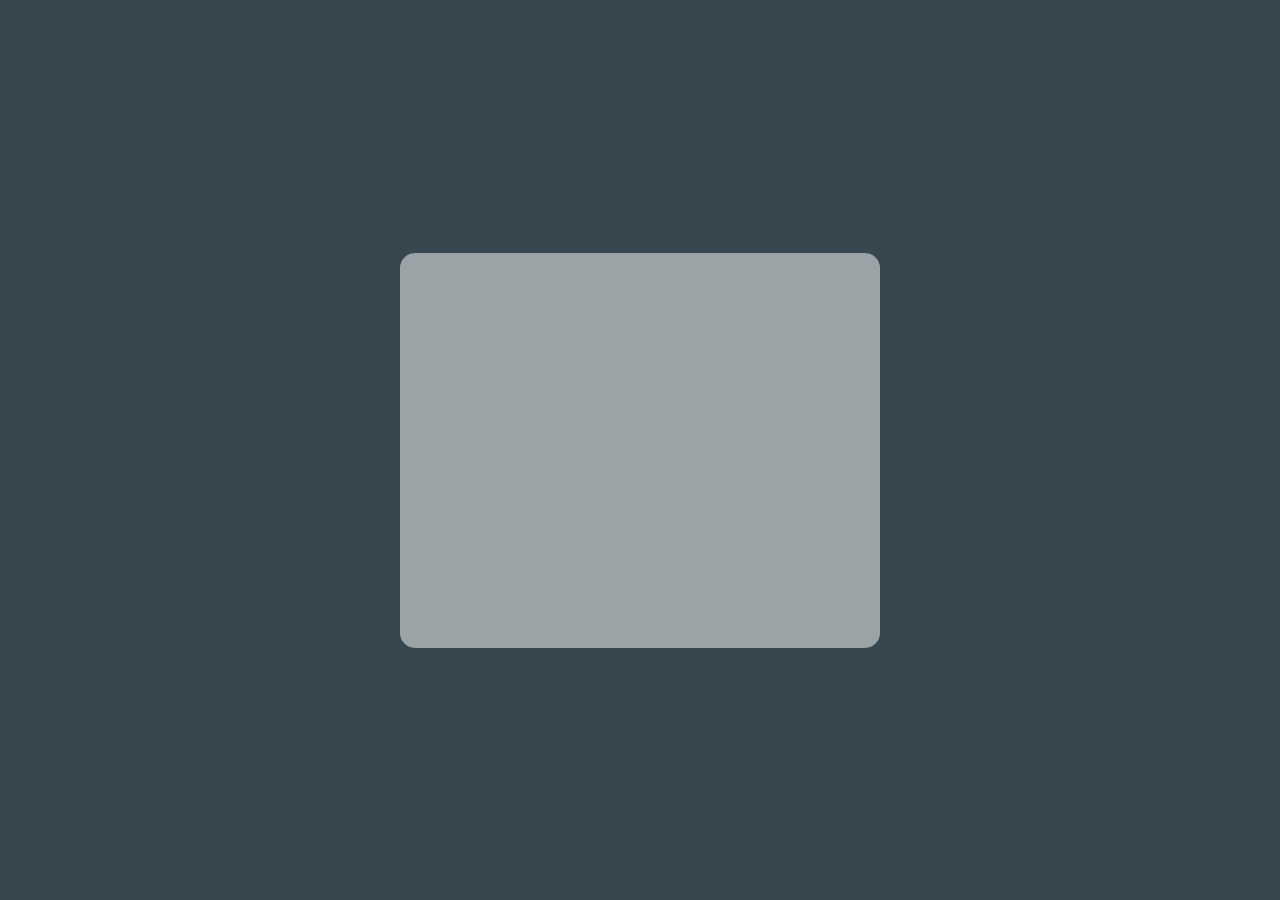
<file: crypto-widget/crypto.html>
<!DOCTYPE html>
<html lang="en">
<head>
    <meta charset="UTF-8">
    <meta name="viewport" content="width=device-width, initial-scale=1.0">
    <link rel="stylesheet" href="crypto.css">
    <title>Crypto price</title>
</head>

<body>
    <div class="card">
        <div class="container"></div>
    </div>
    <script src="crypto.js"></script>    
</body>

</html>
</file>
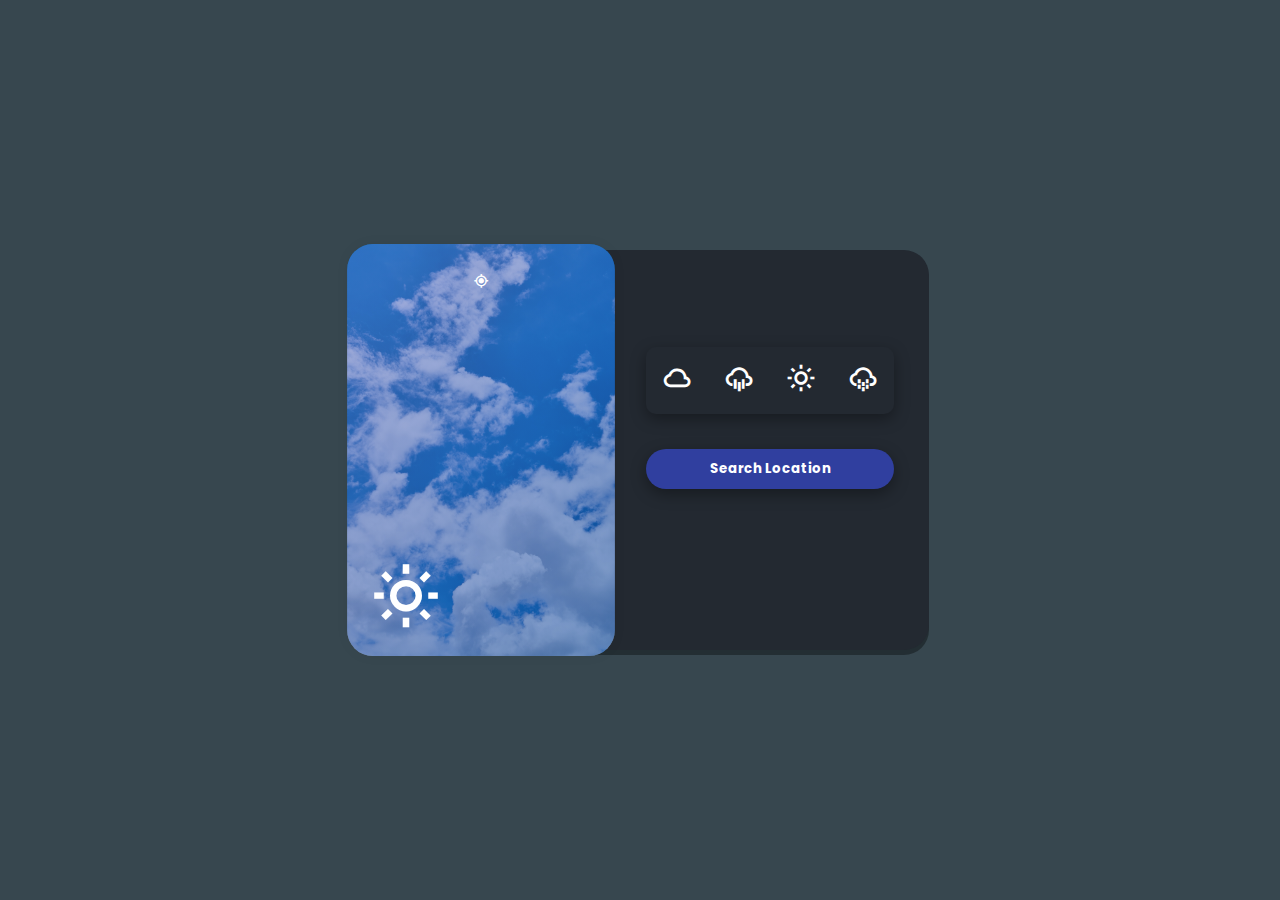
<file: weather-widget/weather.html>
<!DOCTYPE html>
<html lang="en">

<head>
    <meta charset="UTF-8">
    <meta name="viewport" content="width=device-width, initial-scale=1.0">
    <link href='https://unpkg.com/boxicons@2.1.4/css/boxicons.min.css' rel='stylesheet'>
    <link rel="stylesheet" href="weather.css">
    <title>Weather App</title>
</head>

<body>

    <div class="container">
        <div class="left-info">
            <div class="pic-gradient"></div>
            <div class="today-info">
                <h2></h2>
                <span></span>
                <div>
                    <i class='bx bx-current-location'></i>
                    <span></span>
                </div>
            </div>
            <div class="today-weather">
                <i class='bx bx-sun'></i>
                <h1 class="weather-temp">

                </h1>
                <h3></h3>
            </div>
        </div>

        <div class="right-info">
            <div class="day-info">
                <div>
                    <span class="title"></span>
                    <span class="value"></span>
                </div>
                <div>
                    <span class="title"></span>
                    <span class="value"></span>
                </div>
                <div>
                    <span class="title"></span>
                    <span class="value"></span>
                </div>
            </div>

            <ul class="days-list">
                <li>
                    <i class='bx bx-cloud'></i>
                    <span></span>
                    <span class="temp-day"></span>
                </li>
                <li>
                    <i class='bx bx-cloud-rain'></i>
                    <span></span>
                    <span class="temp-day"></span>
                </li>
                <li>
                    <i class='bx bx-sun'></i>
                    <span></span>
                    <span class="temp-day"></span>
                </li>
                <li>
                    <i class='bx bx-cloud-drizzle'></i>
                    <span></span>
                    <span class="temp-day"></span>
                </li>
            </ul>

            <div class="btn-container">
                <button class="loc-button">Search Location</button>
            </div>

        </div>

    </div>

    <script src="weather.js"></script>

</body>

</html>
</file>
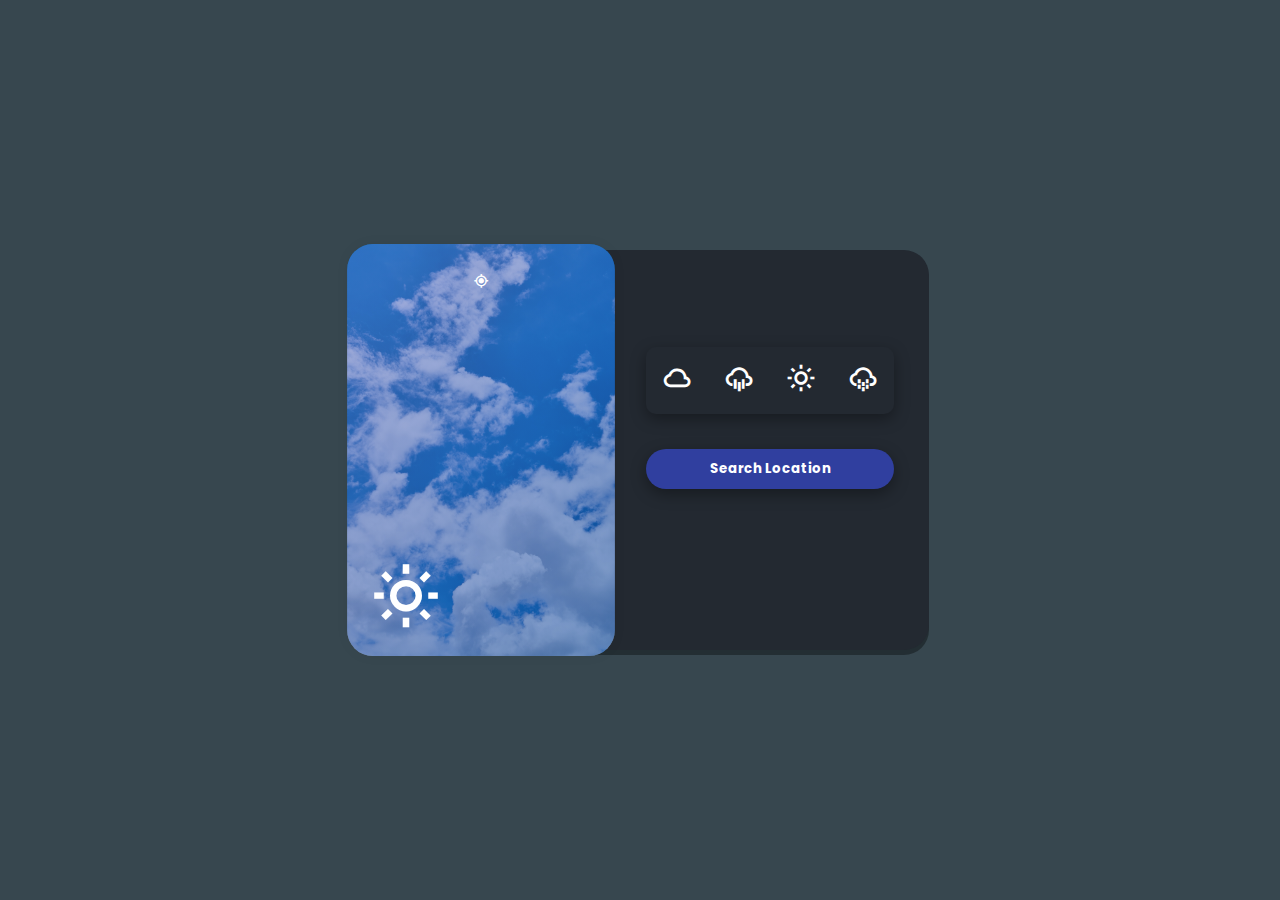
<file: weather-widget/weather-widget/weather.html>
<!DOCTYPE html>
<html lang="en">

<head>
    <meta charset="UTF-8">
    <meta name="viewport" content="width=device-width, initial-scale=1.0">
    <link href='https://unpkg.com/boxicons@2.1.4/css/boxicons.min.css' rel='stylesheet'>
    <link rel="stylesheet" href="weather.css">
    <title>Weather App</title>
</head>

<body>

    <div class="container">
        <div class="left-info">
            <div class="pic-gradient"></div>
            <div class="today-info">
                <h2></h2>
                <span></span>
                <div>
                    <i class='bx bx-current-location'></i>
                    <span></span>
                </div>
            </div>
            <div class="today-weather">
                <i class='bx bx-sun'></i>
                <h1 class="weather-temp">

                </h1>
                <h3></h3>
            </div>
        </div>

        <div class="right-info">
            <div class="day-info">
                <div>
                    <span class="title"></span>
                    <span class="value"></span>
                </div>
                <div>
                    <span class="title"></span>
                    <span class="value"></span>
                </div>
                <div>
                    <span class="title"></span>
                    <span class="value"></span>
                </div>
            </div>

            <ul class="days-list">
                <li>
                    <i class='bx bx-cloud'></i>
                    <span></span>
                    <span class="temp-day"></span>
                </li>
                <li>
                    <i class='bx bx-cloud-rain'></i>
                    <span></span>
                    <span class="temp-day"></span>
                </li>
                <li>
                    <i class='bx bx-sun'></i>
                    <span></span>
                    <span class="temp-day"></span>
                </li>
                <li>
                    <i class='bx bx-cloud-drizzle'></i>
                    <span></span>
                    <span class="temp-day"></span>
                </li>
            </ul>

            <div class="btn-container">
                <button class="loc-button">Search Location</button>
            </div>

        </div>

    </div>

    <script src="weather.js"></script>

</body>

</html>
</file>
<file: crypto-widget/crypto.css>
@import url('https://fonts.googleapis.com/css2?family=Mukta:wght@300;400;500;600;700&family=Poppins:wght@300;400;500;600;700;800&display=swap');

*{
    margin: 0;
    padding: 0;
    box-sizing: border-box;
}

body{
    height: 100vh;
    display: flex;
    align-items: center;
    justify-content: center;
    background-color: #37474f;
}

.card{
    background-color: #9BA3A7;
    width:fit-content;
    height: 395px;
    width: 480px;
    padding-left: 0.6rem;
    border-radius: 15px;
}

.coin{
    display: flex;
    width: 460px;
    height: 80px;
    border-radius: 8px;
    margin: 15px 0;
    font-family: 'Mukta', sans-serif;
}

.coin .coin-logo{
    width: 80px;
    height: 100%;
    display: grid;
    place-items: center;
}

.coin .coin-logo img{
    width: 70%;
    height: 70%;
}

.coin .coin-name{
    height: 100%;
    display: flex;
    align-items: center;
    justify-content: flex-start;
}

.coin .coin-name h3{
    color: #fff;
    font-size: 26px;
    text-transform: uppercase;
}

.coin .coin-name span{
    color: #aaa;
    font-size: 14px;
    font-weight: 500;
    margin: 6px 0 0 2px;
}

.coin .coin-price{
    display: grid;
    align-items: center;
    margin-left: auto;
    padding: 8px 22px 0 0;
    text-align: right;
}

.coin .coin-price .price{
    font-size: 26px;
    font-weight: 700;
    margin-top: -6px;
}

.coin .coin-price .change{
    color: #aaa;
    font-size: 16px;
    font-weight: 600;
    margin-top: -30px;
}

.coin.rising{
    background: linear-gradient(360deg, #202022, #4eb64510);
}

.coin.rising .coin-price .price{
    color: #30ff20;
}

.coin.falling{
    background: linear-gradient(360deg, #202022, #aa444425);
}

.coin.falling .coin-price .price{
    color: #ff4040;
}
</file>
<file: weather-widget/weather.css>
@import url('https://fonts.googleapis.com/css2?family=Poppins:wght@300;400;500;600;700;800&display=swap');

* {
    margin: 0;
    padding: 0;
    box-sizing: border-box;
    font-family: 'Poppins', sans-serif;
}

body {
    background-color: #37474f;
    height: 100vh;
    display: flex;
    align-items: center;
    justify-content: center;
}

.container {
    height: 400px;
    background-color: #232931;
    color: #fff;
    border-radius: 25px;
    box-shadow: 0 5px rgba(0, 0, 0, 0.35);
}

.left-info {
    width: 260px;
    height: 100%;
    float: left;
    display: flex;
    border-radius: 25px;
    justify-content: center;
    background: url(weather-image.jpg);
    background-position: center;
    background-size: cover;
    transform: scale(1.03) perspective(200px);
    cursor: pointer;
    box-shadow: 0 0 20px -10px rgba(0, 0, 0, 0.2);
    transition: all 0.3s ease;
}

.left-info:hover {
    transform: scale(1.1) perspective(2500px) rotateY(5deg);
}

.pic-gradient {
    position: absolute;
    width: 100%;
    height: 100%;
    top: 0;
    left: 0;
    background: linear-gradient(135deg, #5c6bc0 10%, #0d47a1 100%);
    border-radius: 25px;
    opacity: 0.5;
}

.today-info {
    position: absolute;
    display: flex;
    flex-direction: column;
    margin-top: 25px;
}

.today-weather {
    position: absolute;
    display: flex;
    flex-direction: column;
    align-items: flex-start;
    bottom: 20px;
    left: 20px;
}

.today-weather .bx {
    font-size: 4.6rem;
}

.weather-temp {
    font-weight: 700;
    font-size: 3.5rem;
}

.right-info {
    float: right;
    position: relative;
    height: 100%;
    padding-top: 25px;
}

.day-info {
    padding: 25px 35px;
    display: flex;
    flex-direction: column;
}

.day-info div:not(:last-child) {
    margin-bottom: 6px;
}

.day-info div .title {
    font-weight: 700;
}

.day-info div .value {
    float: right;
}

.days-list {
    display: flex;
    list-style: none;
    margin: 10px 35px;
    box-shadow: 0 5px 15px rgba(0, 0, 0, 0.35);
    border-radius: 10px;
}

.days-list li {
    padding: 15px;
    cursor: pointer;
    display: flex;
    flex-direction: column;
    justify-content: space-between;
    align-items: center;
    border-radius: 10px;
    transition: all 0.3s ease;
}

.days-list li .bx {
    margin-bottom: 5px;
    font-size: 2rem;
}

.days-list li:hover {
    transform: scale(1.1);
    background: #fff;
    color: #222831;
    box-shadow: 0 5px 15px rgba(0, 0, 0, 0.35);
}

.days-list li .days-temp {
    margin-top: 6px;
    font-weight: 700;
}

.btn-container {
    padding: 25px 35px;
}

.loc-button {
    outline: none;
    width: 100%;
    border: none;
    font-weight: 700;
    border-radius: 25px;
    padding: 10px;
    background: #303f9f;
    color: #fff;
    cursor: pointer;
    box-shadow: 0 5px 15px rgba(0, 0, 0, 0.35);
    transition: all 0.3s ease;
}

.loc-button:hover {
    background-color: #1a237e;
}
</file>
<file: weather-widget/weather-widget/weather.css>
@import url('https://fonts.googleapis.com/css2?family=Poppins:wght@300;400;500;600;700;800&display=swap');

* {
    margin: 0;
    padding: 0;
    box-sizing: border-box;
    font-family: 'Poppins', sans-serif;
}

body {
    background-color: #37474f;
    height: 100vh;
    display: flex;
    align-items: center;
    justify-content: center;
}

.container {
    height: 400px;
    background-color: #232931;
    color: #fff;
    border-radius: 25px;
    box-shadow: 0 5px rgba(0, 0, 0, 0.35);
}

.left-info {
    width: 260px;
    height: 100%;
    float: left;
    display: flex;
    border-radius: 25px;
    justify-content: center;
    background: url(weather-image.jpg);
    background-position: center;
    background-size: cover;
    transform: scale(1.03) perspective(200px);
    cursor: pointer;
    box-shadow: 0 0 20px -10px rgba(0, 0, 0, 0.2);
    transition: all 0.3s ease;
}

.left-info:hover {
    transform: scale(1.1) perspective(2500px) rotateY(5deg);
}

.pic-gradient {
    position: absolute;
    width: 100%;
    height: 100%;
    top: 0;
    left: 0;
    background: linear-gradient(135deg, #5c6bc0 10%, #0d47a1 100%);
    border-radius: 25px;
    opacity: 0.5;
}

.today-info {
    position: absolute;
    display: flex;
    flex-direction: column;
    margin-top: 25px;
}

.today-weather {
    position: absolute;
    display: flex;
    flex-direction: column;
    align-items: flex-start;
    bottom: 20px;
    left: 20px;
}

.today-weather .bx {
    font-size: 4.6rem;
}

.weather-temp {
    font-weight: 700;
    font-size: 3.5rem;
}

.right-info {
    float: right;
    position: relative;
    height: 100%;
    padding-top: 25px;
}

.day-info {
    padding: 25px 35px;
    display: flex;
    flex-direction: column;
}

.day-info div:not(:last-child) {
    margin-bottom: 6px;
}

.day-info div .title {
    font-weight: 700;
}

.day-info div .value {
    float: right;
}

.days-list {
    display: flex;
    list-style: none;
    margin: 10px 35px;
    box-shadow: 0 5px 15px rgba(0, 0, 0, 0.35);
    border-radius: 10px;
}

.days-list li {
    padding: 15px;
    cursor: pointer;
    display: flex;
    flex-direction: column;
    justify-content: space-between;
    align-items: center;
    border-radius: 10px;
    transition: all 0.3s ease;
}

.days-list li .bx {
    margin-bottom: 5px;
    font-size: 2rem;
}

.days-list li:hover {
    transform: scale(1.1);
    background: #fff;
    color: #222831;
    box-shadow: 0 5px 15px rgba(0, 0, 0, 0.35);
}

.days-list li .days-temp {
    margin-top: 6px;
    font-weight: 700;
}

.btn-container {
    padding: 25px 35px;
}

.loc-button {
    outline: none;
    width: 100%;
    border: none;
    font-weight: 700;
    border-radius: 25px;
    padding: 10px;
    background: #303f9f;
    color: #fff;
    cursor: pointer;
    box-shadow: 0 5px 15px rgba(0, 0, 0, 0.35);
    transition: all 0.3s ease;
}

.loc-button:hover {
    background-color: #1a237e;
}
</file>
